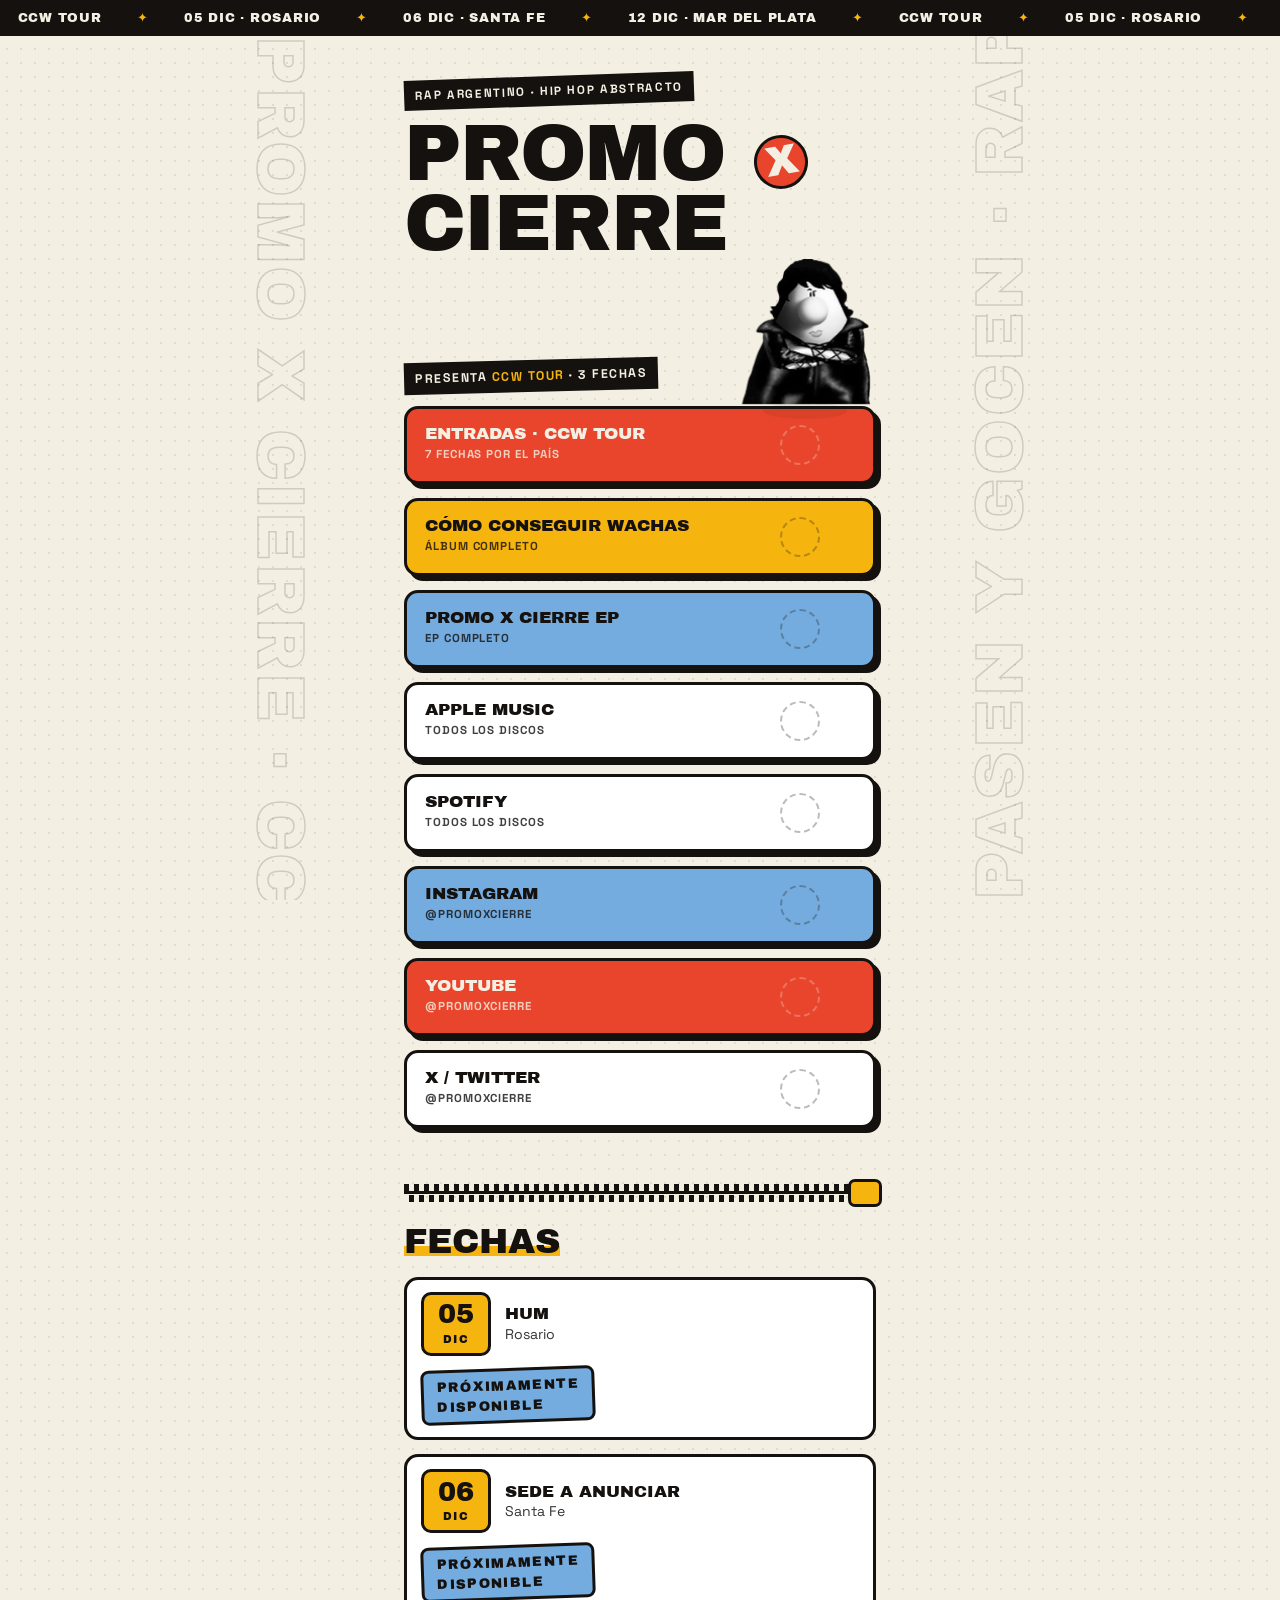
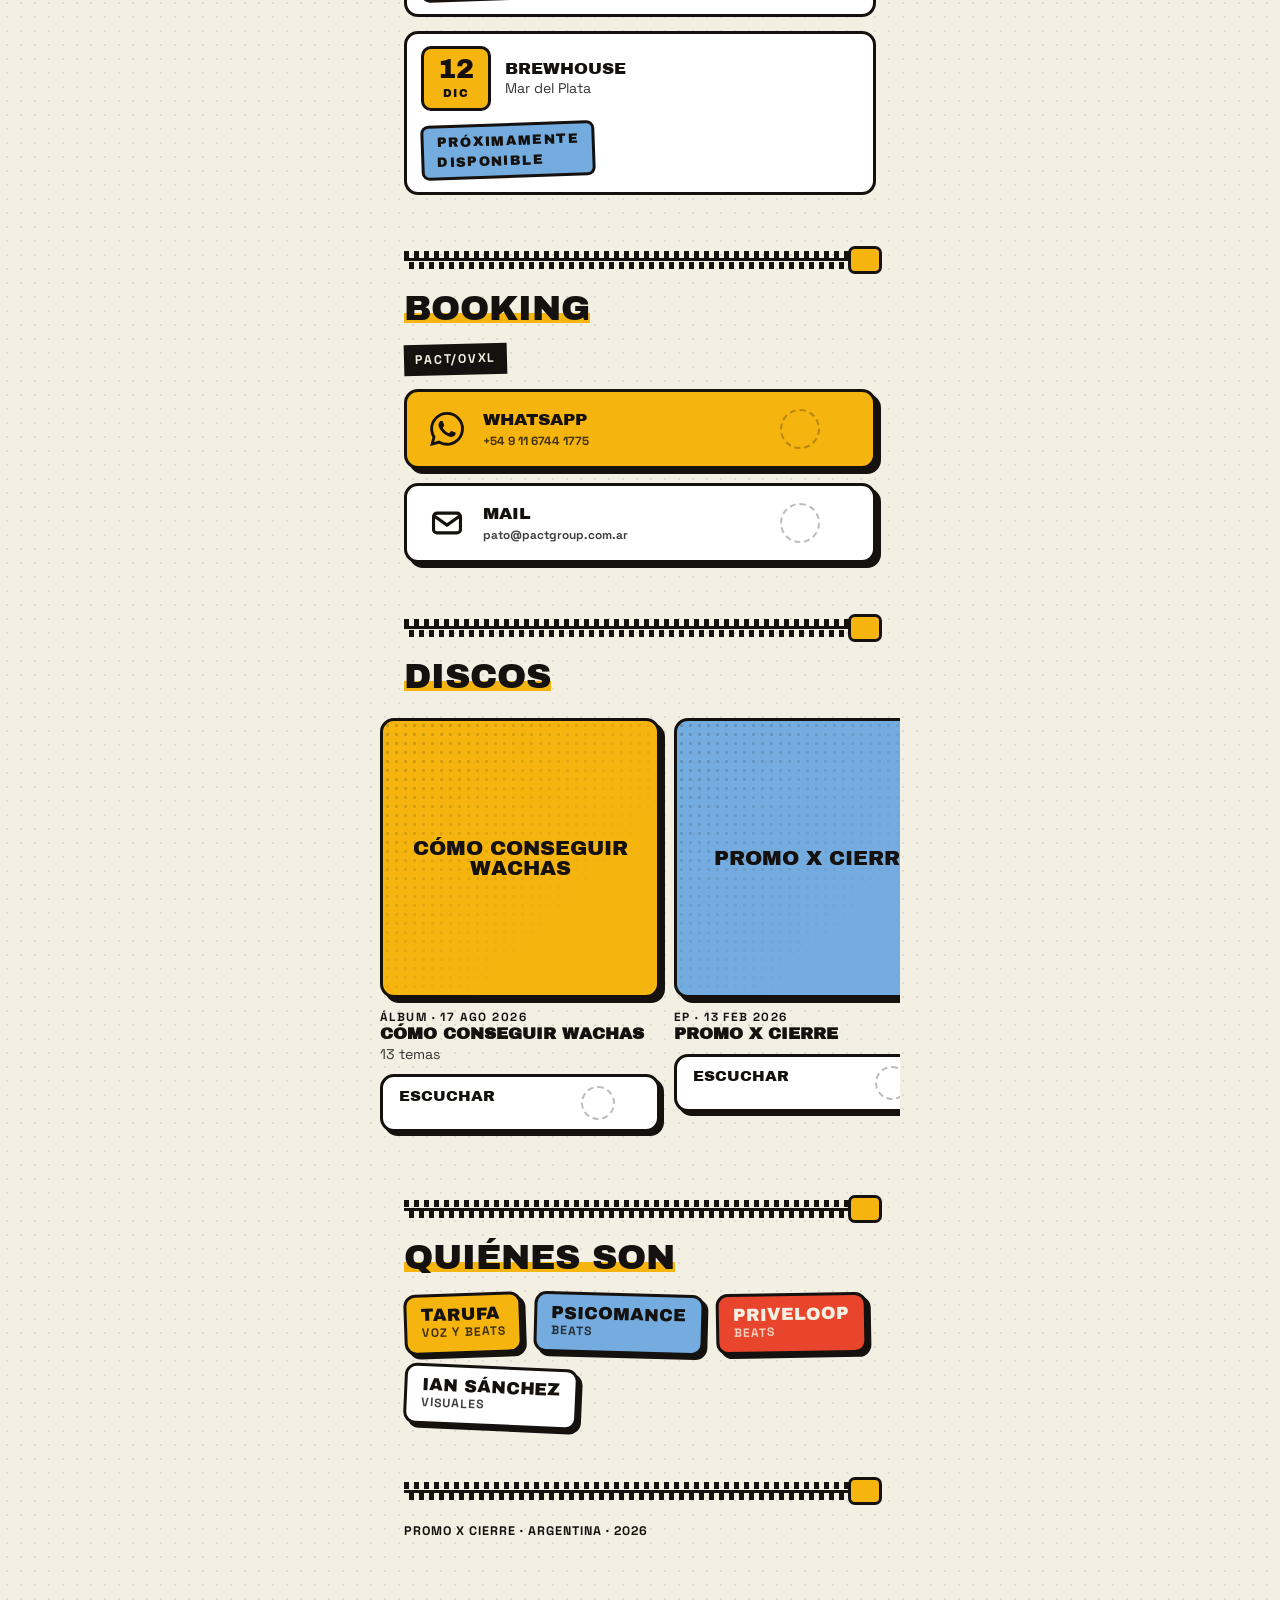
<file: index.html>
<!doctype html>
<html lang="es-AR">
<head>
  <meta charset="utf-8">
  <meta name="viewport" content="width=device-width, initial-scale=1, viewport-fit=cover">
  <title>PROMO X CIERRE</title>
  <meta name="description" content="Música, fechas y links de PROMO X CIERRE. Rap argentino.">
  <meta name="theme-color" content="#f4efe3">
  <meta property="og:title" content="PROMO X CIERRE">
  <meta property="og:description" content="Música, fechas y links. Pasen y gocen.">
  <meta property="og:type" content="website">
  <link rel="preload" href="fonts/archivo-black-latin-400-normal.woff2" as="font" type="font/woff2" crossorigin>
  <link rel="stylesheet" href="styles.css">
</head>
<body>
  <div class="ticker" aria-hidden="true"><div class="ticker__track" id="ticker"></div></div>
  <!-- Solo en pantallas anchas: el nombre corre en vertical por los costados de la columna -->
  <div class="side side--l" aria-hidden="true">Promo x Cierre · CCW Tour · Promo x Cierre · CCW Tour ·</div>
  <div class="side side--r" aria-hidden="true">Pasen y gocen · Rap, fútbol, sala de ensayo · Pasen y gocen ·</div>

  <main class="page">
    <header class="hero">
      <p class="eyebrow" id="tagline"></p>
      <h1 class="wordmark">
        <span class="wordmark__line">Promo <span class="x" aria-hidden="true">x</span></span>
        <span class="wordmark__line">Cierre</span>
        <span class="sr-only"> — rap argentino</span>
      </h1>
      <!-- Escenario: acá "vive" el muñeco cuando está parado sobre el primer botón -->
      <div class="stage">
        <p class="tour-chip" id="tour-chip"></p>
      </div>
    </header>

    <nav class="links" id="links" aria-label="Escuchá y seguí a Promo x Cierre"></nav>

    <section class="block" id="fechas" aria-labelledby="h-fechas">
      <div class="zip" aria-hidden="true"></div>
      <h2 id="h-fechas">Fechas</h2>
      <ol class="shows" id="shows"></ol>
    </section>

    <section class="block" id="booking" aria-labelledby="h-booking">
      <div class="zip" aria-hidden="true"></div>
      <h2 id="h-booking">Booking</h2>
      <div class="contact" id="contact"></div>
    </section>

    <section class="block" id="discos" aria-labelledby="h-discos">
      <div class="zip" aria-hidden="true"></div>
      <h2 id="h-discos">Discos</h2>
      <div class="strip" id="releases"></div>
    </section>

    <section class="block" id="quienes" aria-labelledby="h-quienes">
      <div class="zip" aria-hidden="true"></div>
      <h2 id="h-quienes">Quiénes son</h2>
      <div class="crew" id="crew"></div>
    </section>

    <footer class="foot">
      <div class="zip" aria-hidden="true"></div>
      <p id="foot-text">PROMO X CIERRE · Argentina · 2026</p>
    </footer>
  </main>

  <!-- El muñeco: decorativo, no se puede tocar (los toques pasan al botón de abajo) -->
  <div class="shadow" id="shadow" aria-hidden="true"></div>
  <div class="puppet" id="puppet" aria-hidden="true">
    <div class="puppet__img" id="puppet-img"></div>
    <div class="bubble" id="bubble" hidden><span id="bubble-text"></span></div>
  </div>

  <div class="toast" id="toast" role="status" aria-live="polite"></div>

  <script src="data.js"></script>
  <script src="app.js"></script>
</body>
</html>
</file>
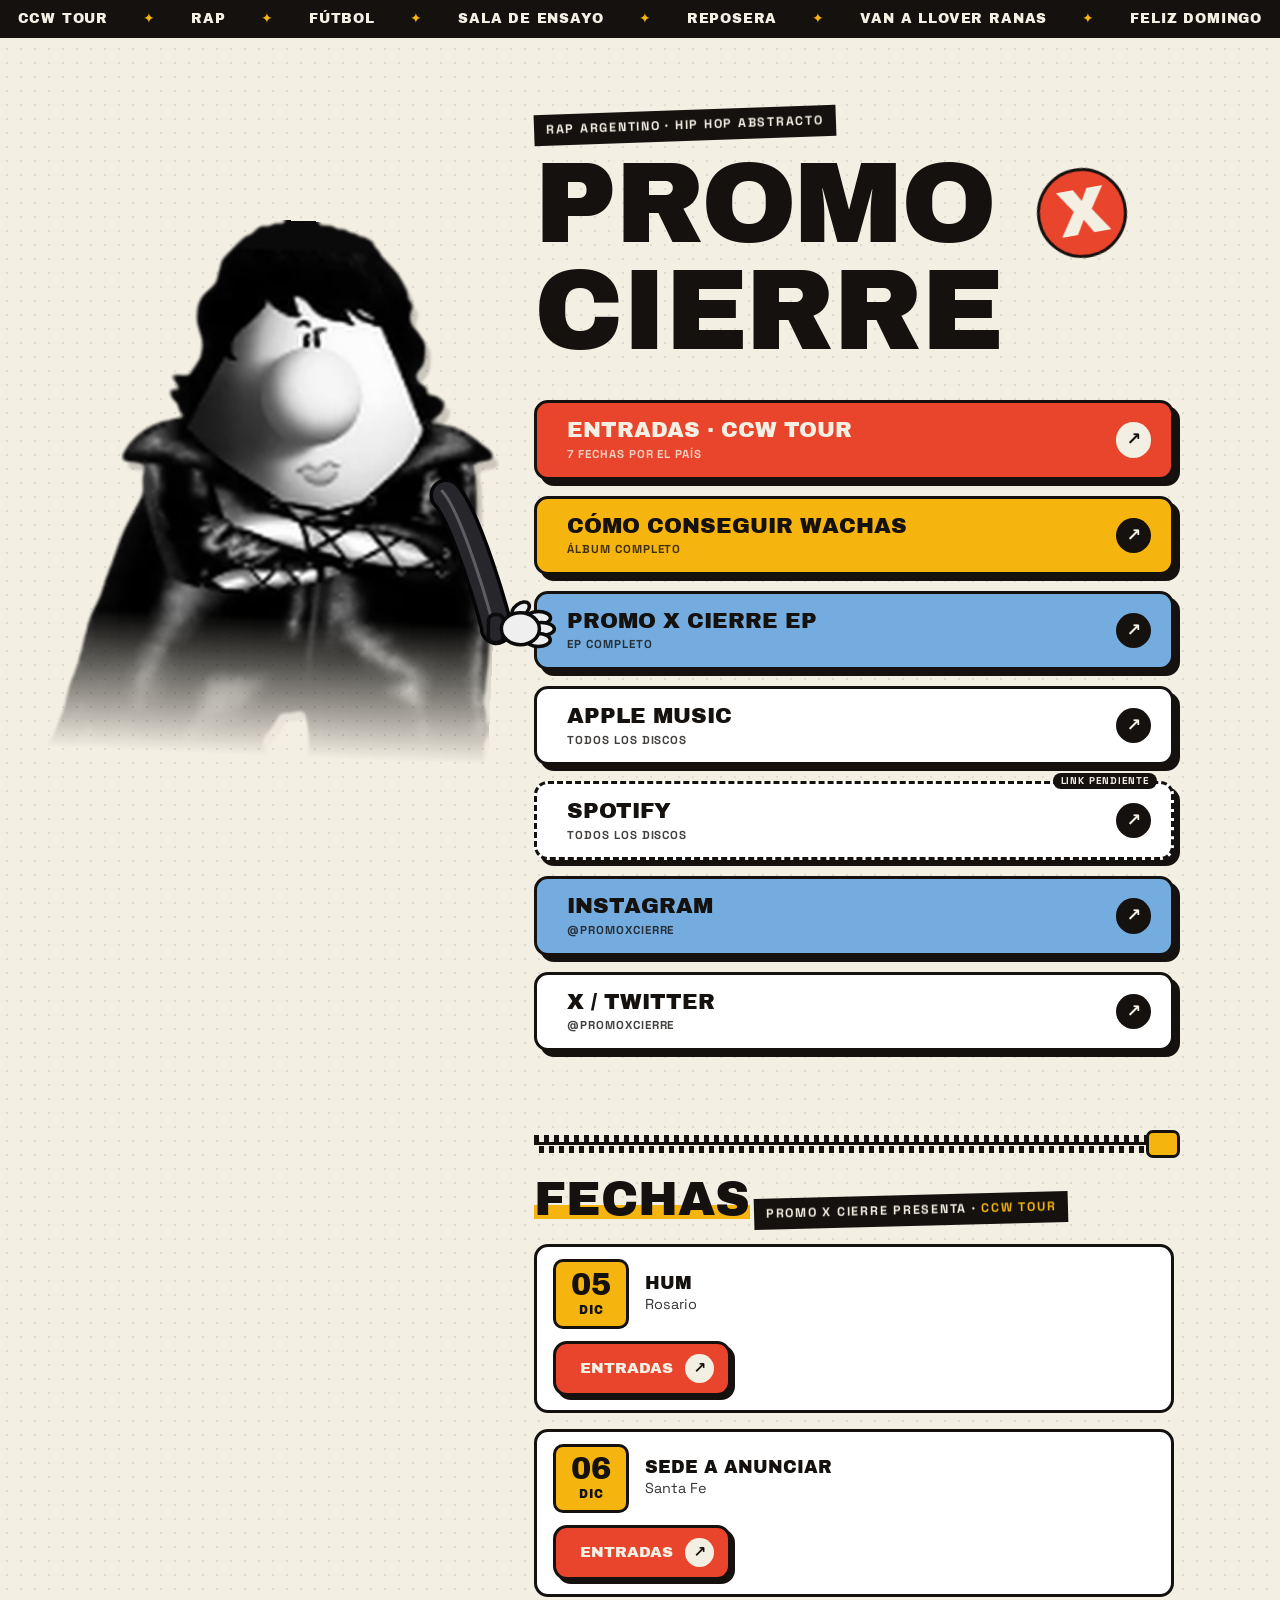
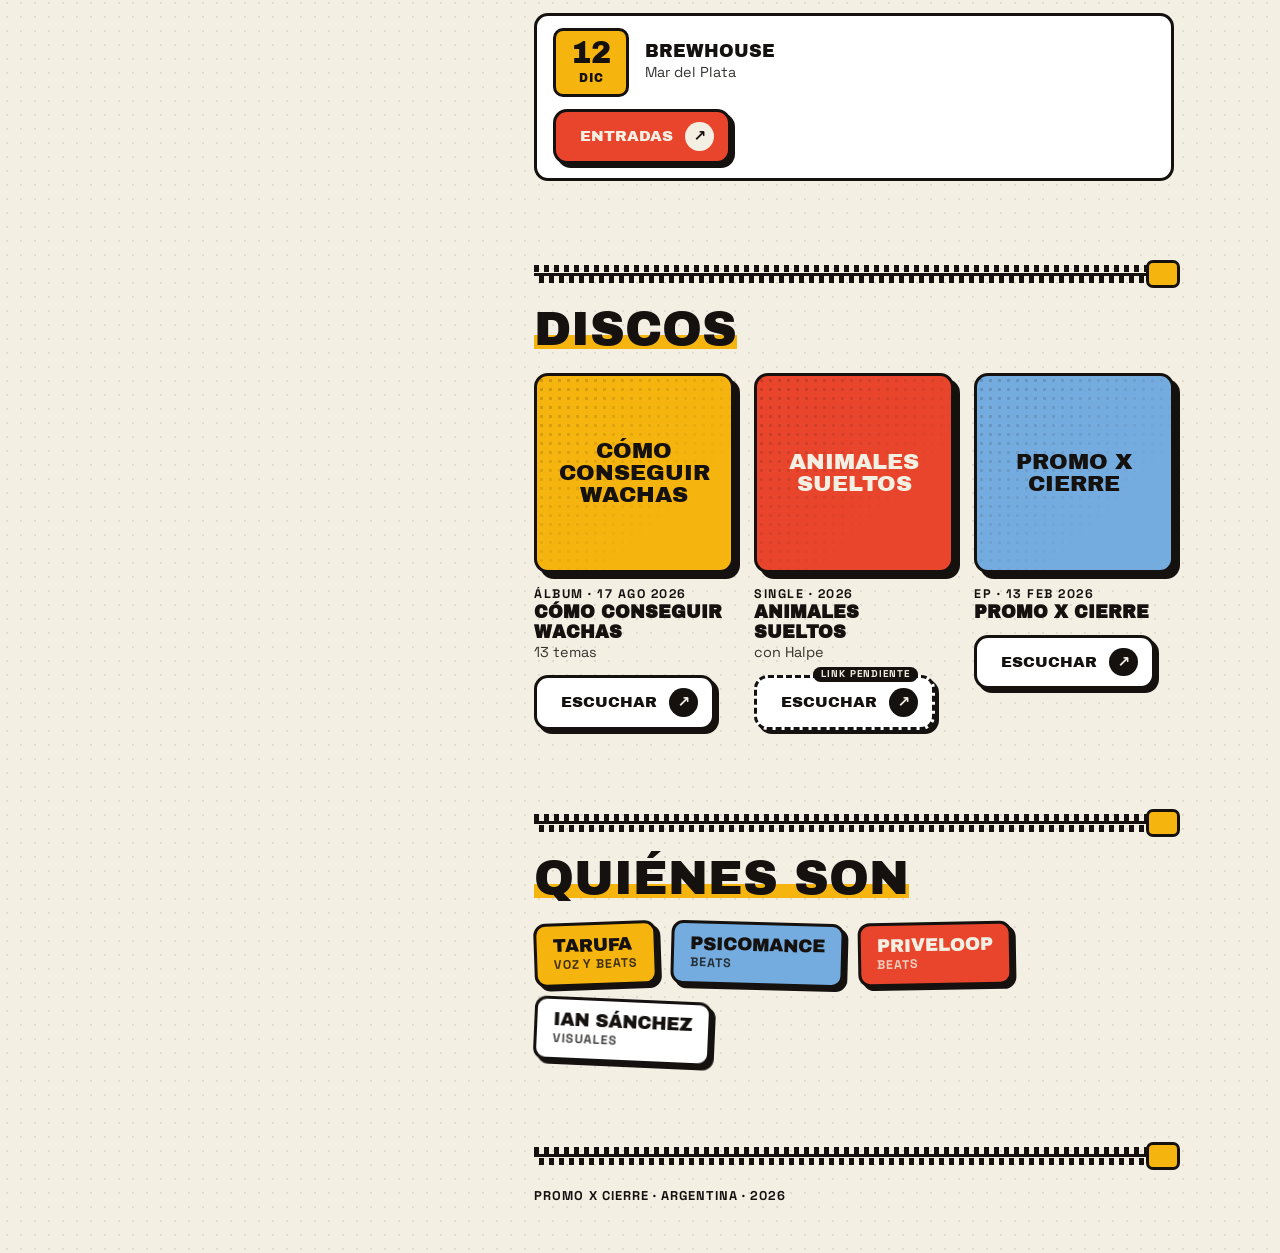
<file: promo-x-cierre-v1/index.html>
<!doctype html>
<html lang="es-AR">
<head>
  <meta charset="utf-8">
  <meta name="viewport" content="width=device-width, initial-scale=1">
  <title>PROMO X CIERRE</title>
  <meta name="description" content="Música, fechas y links de PROMO X CIERRE. Rap argentino.">
  <meta name="theme-color" content="#F4EFE3">
  <meta property="og:title" content="PROMO X CIERRE">
  <meta property="og:description" content="Música, fechas y links. Pasen y gocen.">
  <meta property="og:type" content="website">
  <link rel="preload" href="fonts/archivo-black-latin-400-normal.woff2" as="font" type="font/woff2" crossorigin>
  <link rel="stylesheet" href="styles.css">
</head>
<body>
  <div class="ticker" aria-hidden="true"><div class="ticker__track" id="ticker"></div></div>

  <div class="layout">
    <!-- El muñeco: decorativo, no interactivo. El brazo se dibuja en #arm-layer. -->
    <aside class="puppet-col" aria-hidden="true">
      <div class="puppet-sticky">
        <div class="puppet" id="puppet">
          <div class="puppet__lean" id="puppet-lean">
            <div class="puppet__art" id="puppet-art"></div>
            <!-- Punto de donde nace el brazo (en % de la imagen; se configura en data.js → puppet.shoulder) -->
            <span class="shoulder" id="shoulder"></span>
          </div>
          <div class="bubble" id="bubble" hidden></div>
        </div>
      </div>
    </aside>

    <main class="content">
      <header class="hero">
        <p class="eyebrow" id="tagline"></p>
        <h1 class="wordmark">
          <span class="wordmark__line">Promo <span class="x" aria-hidden="true">x</span></span>
          <span class="wordmark__line">Cierre</span>
          <span class="sr-only"> — rap argentino</span>
        </h1>
      </header>

      <nav class="links" id="links" aria-label="Escuchá y seguí a Promo x Cierre"></nav>

      <section class="block" id="fechas" aria-labelledby="h-fechas">
        <div class="zip" aria-hidden="true"></div>
        <h2 id="h-fechas">Fechas</h2>
        <p class="tour-chip" id="tour-chip"></p>
        <ol class="shows" id="shows"></ol>
      </section>

      <section class="block" id="discos" aria-labelledby="h-discos">
        <div class="zip" aria-hidden="true"></div>
        <h2 id="h-discos">Discos</h2>
        <div class="releases" id="releases"></div>
      </section>

      <section class="block" id="quienes" aria-labelledby="h-quienes">
        <div class="zip" aria-hidden="true"></div>
        <h2 id="h-quienes">Quiénes son</h2>
        <div class="crew" id="crew"></div>
      </section>

      <footer class="foot">
        <div class="zip" aria-hidden="true"></div>
        <p>PROMO X CIERRE · Argentina · 2026</p>
      </footer>
    </main>
  </div>

  <!-- Capa del brazo: ocupa toda la pantalla y no captura clics -->
  <svg class="arm-layer" id="arm-layer" aria-hidden="true" focusable="false">
    <!-- Brazo de cuero negro (como la campera del muñeco): borde, relleno y brillo -->
    <path id="arm-outline" fill="none" stroke="#050506" stroke-linecap="round" stroke-linejoin="round"/>
    <path id="arm-fill" fill="none" stroke="#26262b" stroke-linecap="round" stroke-linejoin="round"/>
    <path id="arm-shine" fill="none" stroke="rgba(255,255,255,.26)" stroke-width="3" stroke-linecap="round" stroke-linejoin="round" transform="translate(-4 -4)"/>
    <g id="hand">
      <g class="glove" stroke="#0b0b0c" stroke-width="3.5" stroke-linejoin="round" fill="#efefef">
        <ellipse cx="20" cy="-11" rx="12" ry="6.5"/>
        <ellipse cx="23" cy="0" rx="13" ry="6.5"/>
        <ellipse cx="20" cy="11" rx="12" ry="6.5"/>
        <ellipse cx="2" cy="-19" rx="10" ry="6" transform="rotate(-38 2 -19)"/>
        <rect x="-30" y="-14" width="15" height="28" rx="6" fill="#26262b"/>
        <ellipse cx="2" cy="0" rx="19" ry="16"/>
      </g>
    </g>
  </svg>

  <div class="toast" id="toast" role="status" aria-live="polite"></div>

  <script src="data.js"></script>
  <script src="app.js"></script>
</body>
</html>
</file>
<file: styles.css>
@font-face {
  font-family: "Archivo Black";
  src: url("fonts/archivo-black-latin-400-normal.woff2") format("woff2");
  font-weight: 400;
  font-display: swap;
}
@font-face {
  font-family: "Space Grotesk";
  src: url("fonts/space-grotesk-latin-400-normal.woff2") format("woff2");
  font-weight: 400;
  font-display: swap;
}
@font-face {
  font-family: "Space Grotesk";
  src: url("fonts/space-grotesk-latin-700-normal.woff2") format("woff2");
  font-weight: 700;
  font-display: swap;
}

/* Layout: una sola columna vertical (pensada para el teléfono); en pantallas grandes se centra.
   El muñeco vive en el "carril" derecho de cada botón y sube o baja siguiendo al puntero. */
:root {
  --ink: #14110f;
  --paper: #f4efe3;
  --white: #fff;
  --sky: #74acdf;
  --sun: #f6b40e;
  --tomato: #e8452c;
  --line: 3px;
  --shadow: 5px 5px 0 var(--ink);
  --display: "Archivo Black", "Arial Black", Impact, sans-serif;
  --body: "Space Grotesk", system-ui, -apple-system, "Segoe UI", sans-serif;
  --gutter: 16px;
  --col: 520px;
  --lane: 126px;      /* ancho del carril derecho donde se posa el muñeco */
  --puppet-w: 118px;  /* ancho del muñeco (la altura sale de la imagen) */
}

* { box-sizing: border-box; }
html { scroll-behavior: smooth; }
body {
  margin: 0;
  position: relative;
  background: var(--paper);
  background-image: radial-gradient(rgba(20, 17, 15, 0.09) 1px, transparent 1.3px);
  background-size: 14px 14px;
  color: var(--ink);
  font-family: var(--body);
  font-size: 1.0625rem;
  line-height: 1.45;
  overflow-x: clip;
  -webkit-font-smoothing: antialiased;
}
h1, h2, h3, p, ol { margin: 0; }
a { color: inherit; }
.sr-only {
  position: absolute; width: 1px; height: 1px; margin: -1px; padding: 0;
  overflow: hidden; clip: rect(0 0 0 0); white-space: nowrap; border: 0;
}

/* ---------- Cinta ---------- */
.ticker {
  height: 36px;
  background: var(--ink);
  color: var(--paper);
  font-family: var(--display);
  text-transform: uppercase;
  letter-spacing: 0.06em;
  font-size: 0.8rem;
  overflow: hidden;
  white-space: nowrap;
  display: flex;
  align-items: center;
}
.ticker__track { display: inline-flex; animation: tick 40s linear infinite; will-change: transform; }
.ticker__track span { padding: 0 1.1rem; }
.ticker__track span::after { content: "✦"; color: var(--sun); margin-left: 2.2rem; }
@keyframes tick { to { transform: translateX(-50%); } }

/* ---------- Columna ---------- */
.page {
  max-width: var(--col);
  margin: 0 auto;
  padding-inline: var(--gutter);
  padding-block: 0 56px;
}

/* ---------- Hero ---------- */
.hero { padding-top: 22px; }
.eyebrow {
  display: inline-block;
  background: var(--ink);
  color: var(--paper);
  font-weight: 700;
  font-size: 0.74rem;
  letter-spacing: 0.14em;
  text-transform: uppercase;
  padding: 0.4rem 0.7rem;
  transform: rotate(-2deg);
}
.wordmark {
  margin-top: 0.8rem;
  font-family: var(--display);
  font-weight: 400;
  text-transform: uppercase;
  line-height: 0.88;
  letter-spacing: -0.02em;
  font-size: clamp(3rem, 15.5vw, 4.9rem);
  text-wrap: balance;
}
.wordmark__line { display: block; }
.wordmark .x {
  display: inline-grid;
  place-items: center;
  width: 1.3em;
  height: 1.3em;
  margin-left: 0.08em;
  vertical-align: 0.1em;
  background: var(--tomato);
  color: var(--paper);
  border: var(--line) solid var(--ink);
  border-radius: 50%;
  font-size: 0.52em;
  line-height: 1;
  transform: rotate(-10deg);
  animation: wobble 3.6s ease-in-out infinite;
}
@keyframes wobble { 50% { transform: rotate(12deg) scale(1.08); } }
.stage {
  position: relative;
  min-height: 128px;
  display: flex;
  align-items: flex-end;
  padding: 0 calc(var(--lane) + 8px) 14px 0;
}
.tour-chip {
  display: inline-block;
  font-weight: 700; font-size: 0.78rem; letter-spacing: 0.12em; text-transform: uppercase;
  background: var(--ink); color: var(--paper);
  padding: 0.42rem 0.7rem;
  transform: rotate(-1.5deg);
}
.tour-chip b { color: var(--sun); }

/* ---------- Botones ---------- */
.links { display: grid; gap: 14px; }
.btn {
  --bg: var(--white);
  position: relative;
  display: block;
  min-height: 78px;
  padding: 15px var(--lane) 15px 18px; /* derecha: carril del muñeco */
  background: var(--bg);
  color: var(--ink);
  border: var(--line) solid var(--ink);
  border-radius: 14px;
  box-shadow: var(--shadow);
  text-decoration: none;
  font-family: var(--display);
  font-size: 1.08rem;
  text-transform: uppercase;
  line-height: 1.1;
  transition: transform 0.12s, box-shadow 0.12s;
}
.btn small {
  display: block;
  margin-top: 0.3rem;
  font-family: var(--body);
  font-weight: 700;
  font-size: 0.72rem;
  letter-spacing: 0.08em;
  opacity: 0.8;
}
/* marca de aterrizaje en el carril */
.btn::after {
  content: "";
  position: absolute;
  top: 50%;
  right: calc(var(--lane) / 2 - 18px);
  width: 36px; height: 36px;
  border: 2px dashed currentColor;
  border-radius: 50%;
  opacity: 0.28;
  transform: translateY(-50%);
}
.btn[data-tone="sun"] { --bg: var(--sun); }
.btn[data-tone="sky"] { --bg: var(--sky); }
.btn[data-tone="tomato"] { --bg: var(--tomato); color: var(--paper); }
.btn[data-tone="paper"] { --bg: var(--white); }
.btn.is-pressed, .btn:active { transform: translate(4px, 4px); box-shadow: 1px 1px 0 var(--ink); }
.btn:focus-visible { outline: 3px solid var(--ink); outline-offset: 5px; }
.btn.is-pending { border-style: dashed; }
.btn.is-pending::before {
  content: "link pendiente";
  position: absolute; top: -11px; right: 14px;
  background: var(--ink); color: var(--paper);
  font-family: var(--body); font-weight: 700; font-size: 0.62rem;
  letter-spacing: 0.1em; text-transform: uppercase;
  padding: 0.15rem 0.5rem; border-radius: 99px;
}
.btn--icon { display: grid; grid-template-columns: auto minmax(0, 1fr); gap: 14px; align-items: center; }
.btn__icon { display: grid; place-items: center; width: 44px; height: 44px; }
.btn__icon svg { width: 34px; height: 34px; display: block; }
.btn--icon small { text-transform: none; letter-spacing: 0; font-size: 0.74rem; overflow-wrap: anywhere; }

.btn--sm {
  min-height: 58px;
  padding: 11px calc(var(--lane) * 0.8) 11px 16px;
  font-size: 0.95rem;
  box-shadow: 4px 4px 0 var(--ink);
}
.btn--sm::after { right: calc(var(--lane) * 0.4 - 15px); width: 30px; height: 30px; }
.btn--sm.is-pressed, .btn--sm:active { transform: translate(3px, 3px); box-shadow: 1px 1px 0 var(--ink); }

/* ---------- Secciones ---------- */
.block { margin-top: 56px; }
.block h2 {
  font-family: var(--display);
  font-weight: 400;
  text-transform: uppercase;
  font-size: 2.2rem;
  line-height: 1;
  margin-bottom: 18px;
  display: inline-block;
  background: linear-gradient(transparent 62%, var(--sun) 62% 92%, transparent 92%);
}

/* Cierre (zipper) como divisor: la lengüeta corre al llegar a la sección */
.zip {
  position: relative;
  height: 18px;
  margin-bottom: 22px;
  background:
    linear-gradient(var(--ink), var(--ink)) center / 100% 3px no-repeat,
    repeating-linear-gradient(90deg, var(--ink) 0 5px, transparent 5px 10px) top / 100% 7px no-repeat,
    repeating-linear-gradient(90deg, transparent 0 5px, var(--ink) 5px 10px) bottom / 100% 7px no-repeat;
}
.zip::after {
  content: "";
  position: absolute; left: 0; top: 50%;
  width: 28px; height: 22px;
  transform: translateY(-50%);
  background: var(--sun);
  border: var(--line) solid var(--ink);
  border-radius: 7px;
  transition: left 1.4s cubic-bezier(0.6, 0, 0.2, 1);
}
.zip.in::after { left: calc(100% - 28px); }

/* Fechas */
.shows { list-style: none; padding: 0; display: grid; gap: 14px; }
.show {
  position: relative;
  display: grid;
  grid-template-columns: 70px minmax(0, 1fr);
  gap: 12px 14px;
  align-items: center;
  background: var(--white);
  border: var(--line) solid var(--ink);
  border-radius: 14px;
  padding: 12px 14px 14px;
}
.show__date {
  padding: 0.4rem 0;
  text-align: center;
  background: var(--sun);
  border: var(--line) solid var(--ink);
  border-radius: 10px;
  font-family: var(--display);
  text-transform: uppercase;
}
.show__day { display: block; font-size: 1.7rem; line-height: 1; }
.show__mon { display: block; font-size: 0.7rem; letter-spacing: 0.1em; margin-top: 2px; }
/* el texto deja libre el carril: el muñeco posado en el botón de abajo asoma por acá */
.show__info { padding-right: calc(var(--lane) * 0.8 - 14px); min-width: 0; }
.show__venue { font-family: var(--display); text-transform: uppercase; font-size: 1.05rem; line-height: 1.15; }
.show__meta { font-size: 0.88rem; opacity: 0.85; }
.show .btn, .show .sold { grid-column: 1 / -1; }
.show.is-sold { background: #ece6d6; }
.sold {
  justify-self: start;
  font-family: var(--display); font-size: 0.95rem; letter-spacing: 0.12em; text-transform: uppercase;
  color: var(--tomato);
  border: var(--line) solid var(--tomato); border-radius: 8px;
  padding: 0.3rem 0.8rem;
  transform: rotate(-3deg);
}
.soon {
  justify-self: start;
  font-family: var(--display); font-size: 0.85rem; letter-spacing: 0.1em; text-transform: uppercase;
  color: var(--ink);
  background: var(--sky);
  border: var(--line) solid var(--ink); border-radius: 8px;
  padding: 0.3rem 0.8rem;
  transform: rotate(-2deg);
}
.empty { font-weight: 700; }

/* Booking */
.contact { display: grid; gap: 14px; }
.contact__name {
  justify-self: start;
  font-weight: 700; font-size: 0.78rem; letter-spacing: 0.14em; text-transform: uppercase;
  background: var(--ink); color: var(--paper);
  padding: 0.4rem 0.7rem;
  transform: rotate(-1.5deg);
}

/* Discos: tira horizontal que se desliza con el dedo */
.strip {
  display: flex;
  gap: 14px;
  overflow-x: auto;
  scroll-snap-type: x mandatory;
  margin-inline: calc(-1 * var(--gutter));
  padding: 6px var(--gutter) 12px;
  scrollbar-width: none;
}
.strip::-webkit-scrollbar { display: none; }
.release {
  flex: 0 0 min(66vw, 280px);
  scroll-snap-align: start;
  display: grid;
  gap: 10px;
  align-content: start;
  min-width: 0;
}
.cover {
  --bg: var(--paper);
  position: relative;
  display: grid; place-items: center;
  aspect-ratio: 1;
  max-width: 100%;
  padding: 16px;
  overflow: hidden;
  text-align: center;
  background: var(--bg);
  border: var(--line) solid var(--ink);
  border-radius: 14px;
  box-shadow: var(--shadow);
  font-family: var(--display);
  text-transform: uppercase;
  line-height: 0.98;
  font-size: 1.3rem;
  overflow-wrap: anywhere;
  color: var(--ink);
}
.cover::before {
  content: "";
  position: absolute; inset: 0;
  background: radial-gradient(rgba(20, 17, 15, 0.18) 1.5px, transparent 1.8px) 0 0 / 9px 9px;
  mask-image: linear-gradient(135deg, #000, transparent 70%);
  -webkit-mask-image: linear-gradient(135deg, #000, transparent 70%);
}
.cover span { position: relative; }
.cover[data-tone="sun"] { --bg: var(--sun); }
.cover[data-tone="sky"] { --bg: var(--sky); }
.cover[data-tone="tomato"] { --bg: var(--tomato); color: var(--paper); }
.cover img { position: absolute; inset: 0; width: 100%; height: 100%; object-fit: cover; }
.release__type { font-weight: 700; font-size: 0.74rem; letter-spacing: 0.12em; text-transform: uppercase; }
.release__title { font-family: var(--display); text-transform: uppercase; font-size: 1.05rem; line-height: 1.1; }
.release__meta { font-size: 0.88rem; opacity: 0.85; }

/* Integrantes */
.crew { display: flex; flex-wrap: wrap; gap: 12px; }
.member {
  --bg: var(--paper);
  background: var(--bg);
  border: var(--line) solid var(--ink);
  border-radius: 12px;
  box-shadow: 4px 4px 0 var(--ink);
  padding: 0.55rem 0.9rem;
  transform: rotate(var(--tilt, 0deg));
}
.member[data-tone="sun"] { --bg: var(--sun); }
.member[data-tone="sky"] { --bg: var(--sky); }
.member[data-tone="tomato"] { --bg: var(--tomato); color: var(--paper); }
.member[data-tone="paper"] { --bg: var(--white); }
.member__name { font-family: var(--display); text-transform: uppercase; font-size: 1.1rem; line-height: 1.1; }
.member__role { font-size: 0.76rem; font-weight: 700; letter-spacing: 0.08em; text-transform: uppercase; opacity: 0.8; }

.foot { margin-top: 56px; font-weight: 700; letter-spacing: 0.08em; text-transform: uppercase; font-size: 0.78rem; }

/* ---------- El muñeco ---------- */
.puppet {
  position: absolute;
  left: 0; top: 0;
  width: var(--puppet-w);
  z-index: 5;
  pointer-events: none;
  transform-origin: 50% 100%;
  will-change: transform;
}
.puppet__img {
  /* al estar posado sobre un botón, los últimos px quedan "detrás" del borde del botón */
  clip-path: inset(0 0 var(--clip, 0px) 0);
}
.puppet__img img { display: block; width: 100%; height: auto; max-width: 100%; user-select: none; -webkit-user-drag: none; }
.shadow {
  position: absolute;
  left: 0; top: 0;
  width: 84px; height: 16px;
  margin: -8px 0 0 -42px;
  border-radius: 50%;
  background: rgba(20, 17, 15, 0.26);
  z-index: 4;
  pointer-events: none;
  transform-origin: center;
  will-change: transform, opacity;
}
.bubble {
  position: absolute;
  left: 50%;
  bottom: calc(100% + 6px);
  transform: translateX(-62%);
  white-space: nowrap;
}
.bubble span {
  display: block;
  background: var(--white);
  border: var(--line) solid var(--ink);
  border-radius: 16px 16px 16px 4px;
  padding: 0.4rem 0.75rem;
  font-family: var(--display);
  font-size: 0.92rem;
  text-transform: uppercase;
  box-shadow: 3px 3px 0 var(--ink);
  transform-origin: 20% 100%;
  animation: pop 1.1s both;
}
@keyframes pop {
  0% { transform: scale(0.2) rotate(-8deg); opacity: 0; }
  18% { transform: scale(1.08) rotate(2deg); opacity: 1; }
  30%, 80% { transform: scale(1) rotate(-1deg); opacity: 1; }
  100% { transform: scale(0.9); opacity: 0; }
}

/* ---------- Aviso ---------- */
.toast {
  position: fixed; left: 50%; bottom: calc(22px + env(safe-area-inset-bottom, 0px)); z-index: 30;
  transform: translate(-50%, 20px);
  max-width: min(92vw, 420px);
  background: var(--ink); color: var(--paper);
  padding: 0.7rem 1rem; border-radius: 12px;
  font-weight: 700; font-size: 0.9rem; text-align: center;
  opacity: 0; pointer-events: none;
  transition: opacity 0.2s, transform 0.2s;
}
.toast.show { opacity: 1; transform: translate(-50%, 0); }

/* ---------- Pantallas grandes: la misma columna, centrada y un poco más grande ---------- */
.side { display: none; }
@media (min-width: 900px) {
  :root { --puppet-w: 132px; --lane: 142px; --gutter: 24px; }
  .page { padding-block: 0 80px; }
  .hero { padding-top: 40px; }
  .wordmark { font-size: 5rem; }
  .stage { min-height: 146px; }
  .side {
    display: block;
    position: fixed;
    top: 36px; bottom: 0;
    width: 120px;
    overflow: hidden;
    writing-mode: vertical-rl;
    font-family: var(--display);
    font-size: 4.2rem;
    line-height: 120px;
    text-transform: uppercase;
    letter-spacing: 0.04em;
    white-space: nowrap;
    color: transparent;
    -webkit-text-stroke: 1.5px rgba(20, 17, 15, 0.16);
    pointer-events: none;
    user-select: none;
  }
  .side--l { left: calc(50% - var(--col) / 2 - 160px); }
  .side--r { right: calc(50% - var(--col) / 2 - 160px); transform: rotate(180deg); }
}

@media (prefers-reduced-motion: reduce) {
  html { scroll-behavior: auto; }
  .ticker__track, .wordmark .x, .bubble span { animation: none; }
  .zip::after { left: calc(100% - 28px); transition: none; }
  .btn { transition: none; }
}
</file>
<file: promo-x-cierre-v1/styles.css>
@font-face {
  font-family: "Archivo Black";
  src: url("fonts/archivo-black-latin-400-normal.woff2") format("woff2");
  font-weight: 400;
  font-display: swap;
}
@font-face {
  font-family: "Space Grotesk";
  src: url("fonts/space-grotesk-latin-400-normal.woff2") format("woff2");
  font-weight: 400;
  font-display: swap;
}
@font-face {
  font-family: "Space Grotesk";
  src: url("fonts/space-grotesk-latin-700-normal.woff2") format("woff2");
  font-weight: 700;
  font-display: swap;
}

:root {
  --ink: #14110f;
  --paper: #f4efe3;
  --white: #fff;
  --sky: #74acdf;
  --sun: #f6b40e;
  --tomato: #e8452c;
  --line: 3px;
  --shadow: 6px 6px 0 var(--ink);
  --display: "Archivo Black", "Arial Black", Impact, sans-serif;
  --body: "Space Grotesk", system-ui, -apple-system, "Segoe UI", sans-serif;
  --gutter: clamp(16px, 4vw, 40px);
  --ticker-h: 38px;
  /* Dónde nace el brazo sobre la imagen (en %) y proporción de la imagen: los pisa app.js desde data.js */
  --shoulder-x: 88%;
  --shoulder-y: 50%;
  --puppet-ratio: 1.21;
}

* { box-sizing: border-box; }
html { scroll-behavior: smooth; }
body {
  margin: 0;
  background: var(--paper);
  background-image: radial-gradient(rgba(20, 17, 15, 0.09) 1px, transparent 1.3px);
  background-size: 14px 14px;
  color: var(--ink);
  font-family: var(--body);
  font-size: 1.0625rem;
  line-height: 1.45;
  overflow-x: clip;
  -webkit-font-smoothing: antialiased;
}
h1, h2, h3, p, ol { margin: 0; }
a { color: inherit; }
.sr-only {
  position: absolute; width: 1px; height: 1px; margin: -1px; padding: 0;
  overflow: hidden; clip: rect(0 0 0 0); white-space: nowrap; border: 0;
}

/* ---------- Ticker ---------- */
.ticker {
  height: var(--ticker-h);
  background: var(--ink);
  color: var(--paper);
  font-family: var(--display);
  text-transform: uppercase;
  letter-spacing: 0.06em;
  font-size: 0.85rem;
  overflow: hidden;
  white-space: nowrap;
  display: flex;
  align-items: center;
  position: relative;
  z-index: 2;
}
.ticker__track { display: inline-flex; animation: tick 40s linear infinite; will-change: transform; }
.ticker__track span { padding: 0 1.1rem; }
.ticker__track span::after { content: "✦"; color: var(--sun); margin-left: 2.2rem; }
@keyframes tick { to { transform: translateX(-50%); } }

/* ---------- Layout ---------- */
.layout {
  display: grid;
  grid-template-columns: minmax(300px, 38%) minmax(0, 1fr);
  gap: 0 clamp(16px, 3vw, 48px);
  max-width: 1360px;
  margin: 0 auto;
  padding: 0 var(--gutter);
}
.puppet-sticky {
  position: sticky;
  top: 0;
  height: 100svh;
  display: grid;
  place-items: center;
}
.puppet {
  /* alto máx. 78% de la pantalla */
  width: min(100%, 440px, calc(min(78svh, 620px) / var(--puppet-ratio)));
  position: relative;
  animation: bob 3.4s ease-in-out infinite;
}
@keyframes bob { 50% { transform: translateY(-7px) rotate(0.7deg); } }
.puppet__lean { position: relative; transform-origin: 50% 100%; will-change: transform; }
.puppet__art { transform-origin: 50% 100%; }
.puppet__art img { display: block; width: 100%; height: auto; user-select: none; -webkit-user-drag: none; filter: drop-shadow(6px 8px 0 rgba(20, 17, 15, 0.18));
  /* la imagen está cortada a la altura de la cintura: se desvanece hacia abajo */
  -webkit-mask-image: linear-gradient(to bottom, #000 74%, transparent 100%);
  mask-image: linear-gradient(to bottom, #000 74%, transparent 100%);
}
.puppet.is-talking .puppet__art { animation: squash 0.5s ease-out; }
@keyframes squash {
  0% { transform: scale(1, 1); }
  28% { transform: scale(1.04, 0.95); }
  62% { transform: scale(0.99, 1.025); }
  100% { transform: scale(1, 1); }
}
.shoulder {
  position: absolute;
  left: var(--shoulder-x);
  top: var(--shoulder-y);
  width: 2px; height: 2px;
  transform: translate(-50%, -50%);
}
.bubble {
  position: absolute;
  left: 66%;
  top: -2%;
  z-index: 3;
  background: var(--white);
  border: var(--line) solid var(--ink);
  border-radius: 18px 18px 18px 4px;
  padding: 0.45rem 0.85rem;
  font-family: var(--display);
  font-size: 1rem;
  text-transform: uppercase;
  white-space: nowrap;
  box-shadow: 4px 4px 0 var(--ink);
  transform-origin: 0 100%;
}
.bubble.pop { animation: pop 1.1s both; }
@keyframes pop {
  0% { transform: scale(0.2) rotate(-8deg); opacity: 0; }
  18% { transform: scale(1.08) rotate(2deg); opacity: 1; }
  30%, 80% { transform: scale(1) rotate(-1deg); opacity: 1; }
  100% { transform: scale(0.9); opacity: 0; }
}

.content { padding-bottom: 48px; min-width: 0; }

/* ---------- Hero ---------- */
.hero { padding: clamp(28px, 6vw, 72px) 0 0; }
.eyebrow {
  display: inline-block;
  background: var(--ink);
  color: var(--paper);
  font-weight: 700;
  font-size: 0.78rem;
  letter-spacing: 0.14em;
  text-transform: uppercase;
  padding: 0.4rem 0.75rem;
  transform: rotate(-2deg);
}
.wordmark {
  margin-top: 0.7rem;
  font-family: var(--display);
  font-weight: 400;
  text-transform: uppercase;
  line-height: 0.9;
  letter-spacing: -0.02em;
  font-size: clamp(3.1rem, 10.5vw, 7.2rem);
}
.wordmark__line { display: block; }
.wordmark .x {
  display: inline-grid;
  place-items: center;
  width: 1.4em;
  height: 1.4em;
  margin-left: 0.1em;
  vertical-align: 0.12em;
  background: var(--tomato);
  color: var(--paper);
  border: var(--line) solid var(--ink);
  border-radius: 50%;
  font-size: 0.56em;
  line-height: 1;
  transform: rotate(-10deg);
  animation: wobble 3.6s ease-in-out infinite;
}
@keyframes wobble { 50% { transform: rotate(12deg) scale(1.08); } }

/* ---------- Botones ---------- */
.links { display: grid; gap: 16px; max-width: 640px; margin-top: clamp(22px, 3vw, 38px); }
.btn {
  --bg: var(--paper);
  position: relative;
  display: grid;
  grid-template-columns: 1fr auto;
  align-items: center;
  gap: 12px;
  padding: 16px 20px 16px 30px; /* margen izquierdo: ahí apoya la mano */
  background: var(--bg);
  color: var(--ink);
  border: var(--line) solid var(--ink);
  border-radius: 14px;
  box-shadow: var(--shadow);
  text-decoration: none;
  font-family: var(--display);
  font-size: clamp(1.05rem, 2.4vw, 1.35rem);
  text-transform: uppercase;
  line-height: 1.1;
  transition: transform 0.12s, box-shadow 0.12s;
}
.btn small {
  display: block;
  margin-top: 0.3rem;
  font-family: var(--body);
  font-weight: 700;
  font-size: 0.72rem;
  letter-spacing: 0.08em;
  opacity: 0.8;
}
.btn .go {
  display: grid; place-items: center;
  width: 2.2rem; height: 2.2rem;
  border-radius: 50%;
  background: var(--ink);
  color: var(--paper);
  font-family: var(--body);
  font-weight: 700;
  font-size: 1.1rem;
}
.btn[data-tone="sun"] { --bg: var(--sun); }
.btn[data-tone="sky"] { --bg: var(--sky); }
.btn[data-tone="tomato"] { --bg: var(--tomato); color: var(--paper); }
.btn[data-tone="tomato"] .go { background: var(--paper); color: var(--ink); }
.btn[data-tone="paper"] { --bg: var(--white); }
.btn.is-pressed, .btn:active { transform: translate(5px, 5px); box-shadow: 1px 1px 0 var(--ink); }
.btn:focus-visible { outline: 3px solid var(--ink); outline-offset: 5px; }
.btn.is-pending { border-style: dashed; }
.btn.is-pending::after {
  content: "link pendiente";
  position: absolute; top: -11px; right: 14px;
  background: var(--ink); color: var(--paper);
  font-family: var(--body); font-weight: 700; font-size: 0.62rem;
  letter-spacing: 0.1em; text-transform: uppercase;
  padding: 0.15rem 0.5rem; border-radius: 99px;
}
.btn--sm {
  padding: 10px 14px 10px 24px;
  font-size: 0.95rem;
  box-shadow: 4px 4px 0 var(--ink);
}
.btn--sm .go { width: 1.8rem; height: 1.8rem; font-size: 0.95rem; }
.btn--sm.is-pressed, .btn--sm:active { transform: translate(3px, 3px); box-shadow: 1px 1px 0 var(--ink); }

/* ---------- Secciones ---------- */
.block { margin-top: clamp(44px, 7vw, 84px); max-width: 640px; }
.block h2 {
  font-family: var(--display);
  font-weight: 400;
  text-transform: uppercase;
  font-size: clamp(2rem, 5vw, 3rem);
  line-height: 1;
  margin-bottom: 20px;
  display: inline-block;
  background: linear-gradient(transparent 62%, var(--sun) 62% 92%, transparent 92%);
}

/* Cierre (zipper) como divisor: la lengüeta corre al llegar a la sección */
.zip {
  position: relative;
  height: 18px;
  margin-bottom: 22px;
  background:
    linear-gradient(var(--ink), var(--ink)) center / 100% 3px no-repeat,
    repeating-linear-gradient(90deg, var(--ink) 0 5px, transparent 5px 10px) top / 100% 7px no-repeat,
    repeating-linear-gradient(90deg, transparent 0 5px, var(--ink) 5px 10px) bottom / 100% 7px no-repeat;
}
.zip::after {
  content: "";
  position: absolute; left: 0; top: 50%;
  width: 28px; height: 22px;
  transform: translateY(-50%);
  background: var(--sun);
  border: var(--line) solid var(--ink);
  border-radius: 7px;
  transition: left 1.4s cubic-bezier(0.6, 0, 0.2, 1);
}
.zip.in::after { left: calc(100% - 28px); }

/* Fechas */
.shows { list-style: none; padding: 0; display: grid; gap: 16px; }
.show {
  position: relative;
  display: grid;
  grid-template-columns: auto 1fr;
  gap: 8px 16px;
  align-items: center;
  background: var(--white);
  border: var(--line) solid var(--ink);
  border-radius: 14px;
  padding: 12px 16px 14px;
}
.show__date {
  width: 76px;
  padding: 0.45rem 0;
  text-align: center;
  background: var(--sun);
  border: var(--line) solid var(--ink);
  border-radius: 10px;
  font-family: var(--display);
  text-transform: uppercase;
}
.show__day { display: block; font-size: 1.9rem; line-height: 1; }
.show__mon { display: block; font-size: 0.72rem; letter-spacing: 0.1em; margin-top: 2px; }
.show__venue { font-family: var(--display); text-transform: uppercase; font-size: 1.1rem; line-height: 1.15; }
.show__meta { font-size: 0.9rem; opacity: 0.85; }
.show .btn { grid-column: 1 / -1; justify-self: start; margin-top: 4px; }
.show.is-sold { background: #ece6d6; }
.show.is-demo::before {
  content: "DEMO";
  position: absolute; top: -12px; right: 14px; z-index: 1;
  background: var(--tomato); color: var(--paper);
  font-family: var(--display); font-size: 0.7rem; letter-spacing: 0.1em;
  padding: 0.15rem 0.6rem; border: 2px solid var(--ink); border-radius: 6px;
  transform: rotate(3deg);
}
.empty { font-weight: 700; }
.tour-chip {
  display: inline-block;
  margin: -6px 0 18px;
  font-weight: 700; font-size: 0.78rem; letter-spacing: 0.14em; text-transform: uppercase;
  background: var(--ink); color: var(--paper);
  padding: 0.4rem 0.75rem;
  transform: rotate(-1.5deg);
}
.tour-chip b { color: var(--sun); }
.sold {
  grid-column: 1 / -1; justify-self: start; margin-top: 4px;
  font-family: var(--display); font-size: 0.95rem; letter-spacing: 0.12em; text-transform: uppercase;
  color: var(--tomato);
  border: var(--line) solid var(--tomato); border-radius: 8px;
  padding: 0.3rem 0.8rem;
  transform: rotate(-3deg);
}

/* Discos */
.releases { display: grid; grid-template-columns: repeat(auto-fit, minmax(190px, 1fr)); gap: 24px 20px; }
.release { display: grid; gap: 12px; align-content: start; }
.cover {
  --bg: var(--paper);
  position: relative;
  display: grid; place-items: center;
  aspect-ratio: 1;
  padding: 16px;
  overflow: hidden;
  text-align: center;
  background: var(--bg);
  border: var(--line) solid var(--ink);
  border-radius: 14px;
  box-shadow: var(--shadow);
  font-family: var(--display);
  text-transform: uppercase;
  line-height: 0.98;
  font-size: clamp(1.05rem, 2.2vw, 1.4rem);
  overflow-wrap: anywhere;
  color: var(--ink);
}
.cover::before {
  content: "";
  position: absolute; inset: 0;
  background: radial-gradient(rgba(20, 17, 15, 0.18) 1.5px, transparent 1.8px) 0 0 / 9px 9px;
  mask-image: linear-gradient(135deg, #000, transparent 70%);
  -webkit-mask-image: linear-gradient(135deg, #000, transparent 70%);
}
.cover span { position: relative; }
.cover[data-tone="sun"] { --bg: var(--sun); }
.cover[data-tone="sky"] { --bg: var(--sky); }
.cover[data-tone="tomato"] { --bg: var(--tomato); color: var(--paper); }
.cover img { position: absolute; inset: 0; width: 100%; height: 100%; object-fit: cover; }
.release__type { font-weight: 700; font-size: 0.78rem; letter-spacing: 0.12em; text-transform: uppercase; }
.release__title { font-family: var(--display); text-transform: uppercase; font-size: 1.1rem; line-height: 1.1; }
.release__meta { font-size: 0.9rem; opacity: 0.85; }
.release .btn { justify-self: start; }

/* Integrantes */
.crew { display: flex; flex-wrap: wrap; gap: 14px; }
.member {
  --bg: var(--paper);
  background: var(--bg);
  border: var(--line) solid var(--ink);
  border-radius: 12px;
  box-shadow: 4px 4px 0 var(--ink);
  padding: 0.6rem 1rem;
  transform: rotate(var(--tilt, 0deg));
  transition: transform 0.25s cubic-bezier(0.3, 1.6, 0.5, 1);
}
.member:hover { transform: rotate(0deg) translateY(-4px) scale(1.05); }
.member[data-tone="sun"] { --bg: var(--sun); }
.member[data-tone="sky"] { --bg: var(--sky); }
.member[data-tone="tomato"] { --bg: var(--tomato); color: var(--paper); }
.member[data-tone="paper"] { --bg: var(--white); }
.member__name { font-family: var(--display); text-transform: uppercase; font-size: 1.15rem; line-height: 1.1; }
.member__role { font-size: 0.78rem; font-weight: 700; letter-spacing: 0.08em; text-transform: uppercase; opacity: 0.8; }

.foot { margin-top: clamp(44px, 7vw, 84px); max-width: 640px; font-weight: 700; letter-spacing: 0.08em; text-transform: uppercase; font-size: 0.8rem; }

/* ---------- Capa del brazo ---------- */
.arm-layer {
  position: fixed; inset: 0;
  width: 100%; height: 100%;
  pointer-events: none;
  z-index: 20;
  overflow: visible;
}

/* ---------- Aviso ---------- */
.toast {
  position: fixed; left: 50%; bottom: 22px; z-index: 30;
  transform: translate(-50%, 20px);
  max-width: min(92vw, 420px);
  background: var(--ink); color: var(--paper);
  padding: 0.7rem 1rem; border-radius: 12px;
  font-weight: 700; font-size: 0.9rem; text-align: center;
  opacity: 0; pointer-events: none;
  transition: opacity 0.2s, transform 0.2s;
}
.toast.show { opacity: 1; transform: translate(-50%, 0); }

/* ---------- Celular y pantallas angostas ---------- */
@media (max-width: 899px) {
  .layout { display: block; padding-left: calc(var(--gutter) + 84px); }
  /* El muñeco queda fijo asomándose por el borde izquierdo, a media altura */
  .puppet-col { position: fixed; left: -42px; top: 50%; transform: translateY(-50%); z-index: 3; pointer-events: none; }
  .puppet-sticky { position: static; height: auto; display: block; }
  .puppet { width: 142px; }
  .bubble { display: none; }
  .links, .block, .foot { max-width: none; }
  .show { grid-template-columns: 1fr; }
  .show__date { justify-self: start; display: flex; gap: 8px; align-items: baseline; justify-content: center; width: auto; padding: 0.35rem 0.8rem; }
  .show__day { font-size: 1.3rem; }
}

@media (prefers-reduced-motion: reduce) {
  .puppet.is-talking .puppet__art { animation: none; }
  html { scroll-behavior: auto; }
  .ticker__track, .puppet, .wordmark .x, .bubble.pop { animation: none; }
  .zip::after { left: calc(100% - 28px); transition: none; }
  .btn, .member { transition: none; }
}
</file>
